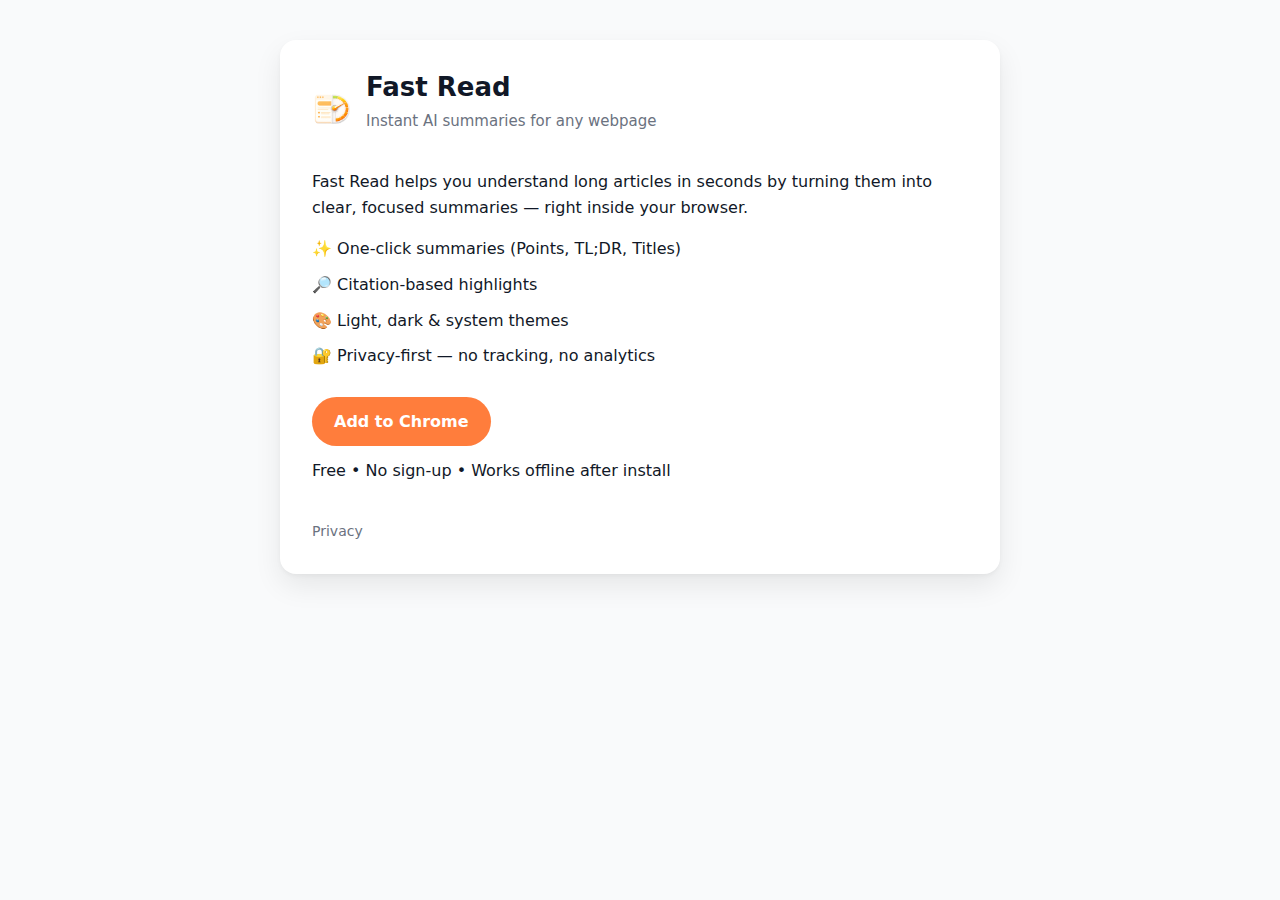
<file: index.html>
<!doctype html>
<html lang="en">
  <head>
    <meta charset="utf-8" />
    <title>Fast Read – Instant AI summaries for any webpage</title>
    <meta name="viewport" content="width=device-width, initial-scale=1" />

    <!-- Favicon -->
    <link rel="icon" type="image/png" href="./assets/logo/logo.png" />
    <link rel="apple-touch-icon" href="./assets/logo/logo.png" />

    <!-- Styles -->
    <link rel="stylesheet" href="./styles/index.css" />
  </head>

  <body>
    <main class="container">
      <div class="card hero">
        <header class="header">
          <div class="brand">
            <img
              src="./assets/logo/logo.png"
              alt="Fast Read logo"
              class="logo"
            />
            <div class="brand-text">
              <h1>Fast Read</h1>
              <p class="subtitle">Instant AI summaries for any webpage</p>
            </div>
          </div>
        </header>

        <section class="content">
          <p class="lead">
            Fast Read helps you understand long articles in seconds by turning
            them into clear, focused summaries — right inside your browser.
          </p>

          <ul class="features">
            <li>✨ One-click summaries (Points, TL;DR, Titles)</li>
            <li>🔎 Citation-based highlights</li>
            <li>🎨 Light, dark & system themes</li>
            <li>🔐 Privacy-first — no tracking, no analytics</li>
          </ul>
        </section>

        <section class="actions">
          <a
            class="cta"
            href="https://chromewebstore.google.com/detail/onmekokaijdjmchpikfkbjaiedihbddb"
            target="_blank"
            rel="noreferrer"
          >
            Add to Chrome
          </a>

          <p class="hint">Free • No sign-up • Works offline after install</p>
        </section>

        <footer class="footer-links">
          <a href="/privacy">Privacy</a>
        </footer>
      </div>
    </main>
  </body>
</html>
</file>
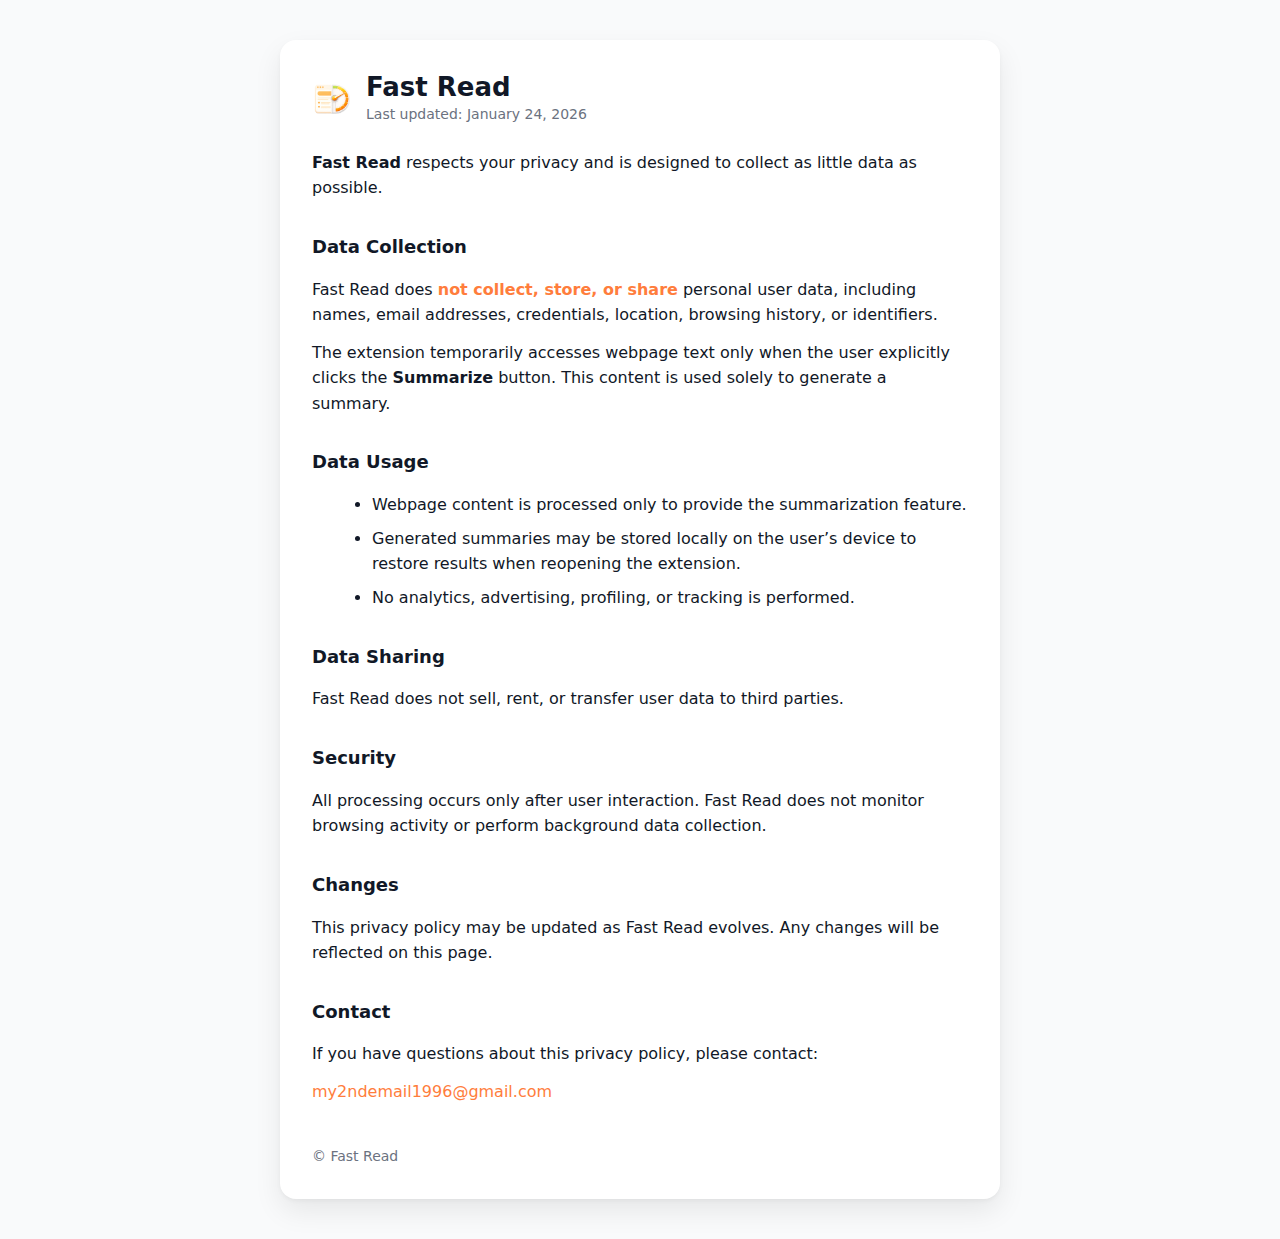
<file: privacy/index.html>
<!doctype html>
<html lang="en">
  <head>
    <meta charset="utf-8" />
    <title>Privacy Policy – Fast Read</title>
    <meta name="viewport" content="width=device-width, initial-scale=1" />
    <link rel="stylesheet" href="../styles/index.css" />
  </head>

  <body>
    <main class="container">
      <div class="card">
        <header class="header">
          <div class="brand">
            <img
              src="../assets/logo/logo.png"
              alt="Fast Read logo"
              class="logo"
            />
            <div class="brand-text">
              <h1>Fast Read</h1>
              <div class="updated">Last updated: January 24, 2026</div>
            </div>
          </div>
        </header>

        <p>
          <strong>Fast Read</strong> respects your privacy and is designed to
          collect as little data as possible.
        </p>

        <h2>Data Collection</h2>
        <p>
          Fast Read does
          <span class="highlight">not collect, store, or share</span>
          personal user data, including names, email addresses, credentials,
          location, browsing history, or identifiers.
        </p>

        <p>
          The extension temporarily accesses webpage text only when the user
          explicitly clicks the <strong>Summarize</strong> button. This content
          is used solely to generate a summary.
        </p>

        <h2>Data Usage</h2>
        <ul>
          <li>
            Webpage content is processed only to provide the summarization
            feature.
          </li>
          <li>
            Generated summaries may be stored locally on the user’s device to
            restore results when reopening the extension.
          </li>
          <li>
            No analytics, advertising, profiling, or tracking is performed.
          </li>
        </ul>

        <h2>Data Sharing</h2>
        <p>
          Fast Read does not sell, rent, or transfer user data to third parties.
        </p>

        <h2>Security</h2>
        <p>
          All processing occurs only after user interaction. Fast Read does not
          monitor browsing activity or perform background data collection.
        </p>

        <h2>Changes</h2>
        <p>
          This privacy policy may be updated as Fast Read evolves. Any changes
          will be reflected on this page.
        </p>

        <h2>Contact</h2>
        <p>If you have questions about this privacy policy, please contact:</p>
        <p>
          <a href="mailto:my2ndemail1996@gmail.com">
            my2ndemail1996@gmail.com
          </a>
        </p>

        <footer>© Fast Read</footer>
      </div>
    </main>
  </body>
</html>
</file>
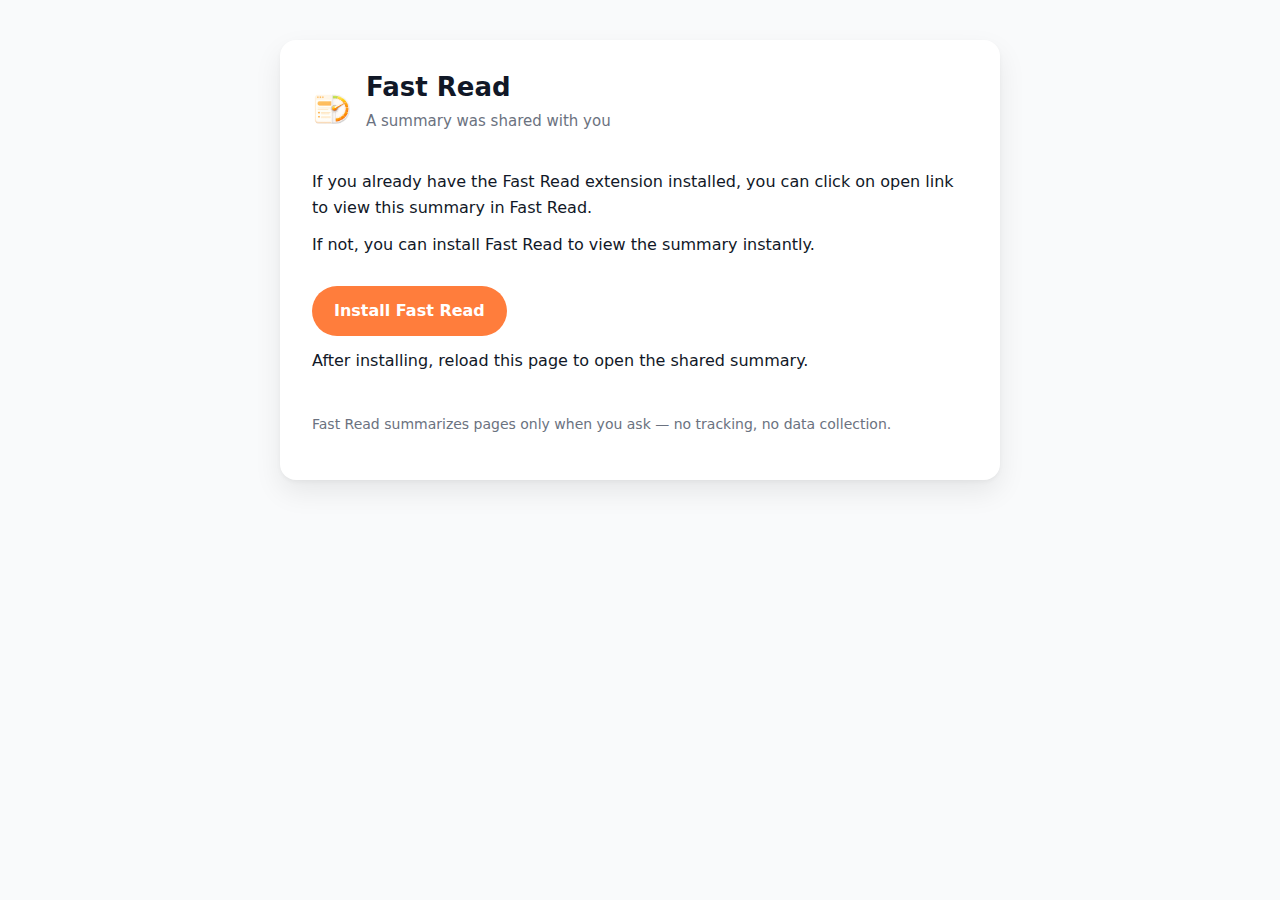
<file: share/index.html>
<!doctype html>
<html lang="en">
  <head>
    <meta charset="utf-8" />
    <title>Fast Read – Shared Summary</title>
    <meta name="viewport" content="width=device-width, initial-scale=1" />
    <link rel="icon" type="image/png" href="../assets/logo/logo.png" />
    <!-- Shared styles -->
    <link rel="stylesheet" href="../styles/index.css" />
  </head>

  <body>
    <main class="container">
      <div class="card">
        <header class="header">
          <div class="brand">
            <img
              src="../assets//logo/logo.png"
              alt="Fast Read logo"
              class="logo"
            />
            <div class="brand-text">
              <h1>Fast Read</h1>
              <p class="subtitle">A summary was shared with you</p>
            </div>
          </div>
        </header>

        <section class="content">
          <p id="fastread-installed-hint">
            If you already have the Fast Read extension installed, you can click
            on open link to view this summary in Fast Read.
          </p>

          <p id="fastread-share-hint">
            If not, you can install Fast Read to view the summary instantly.
          </p>
        </section>

        <section class="actions">
          <a
            id="fastread-install-cta"
            class="highlight cta"
            href="https://chromewebstore.google.com/detail/onmekokaijdjmchpikfkbjaiedihbddb"
            target="_blank"
            rel="noreferrer"
          >
            Install Fast Read
          </a>
        </section>

        <p id="fastread-reload-hint" class="hint">
          After installing, reload this page to open the shared summary.
        </p>

        <footer>
          <p>
            Fast Read summarizes pages only when you ask — no tracking, no data
            collection.
          </p>
        </footer>
      </div>
    </main>
  </body>
</html>
</file>
<file: styles/index.css>
:root {
  --bg: #f9fafb;
  --card-bg: #ffffff;
  --text-primary: #111827;
  --text-secondary: #6b7280;
  --border: rgba(0, 0, 0, 0.08);
  --accent: #ff7d3c;
}

* {
  box-sizing: border-box;
}

body {
  margin: 0;
  padding: 40px 16px;
  background: var(--bg);
  color: var(--text-primary);
  font-family:
    system-ui,
    -apple-system,
    BlinkMacSystemFont,
    "Inter",
    sans-serif;
  line-height: 1.6;
}

.container {
  max-width: 720px;
  margin: 0 auto;
}

.card {
  background: var(--card-bg);
  border-radius: 16px;
  padding: 32px;
  box-shadow:
    0 2px 4px rgba(0, 0, 0, 0.04),
    0 12px 28px rgba(0, 0, 0, 0.08);
}

/* ----------------------------------------
   Brand header
---------------------------------------- */

.header {
  margin-bottom: 24px;
}

.brand {
  display: flex;
  align-items: center;
  gap: 14px;
}

.logo {
  width: 40px;
  height: 40px;
  object-fit: contain;
  flex-shrink: 0;
}

.brand-text h1 {
  margin: 0;
  font-size: 26px;
  line-height: 1.2;
}

.subtitle {
  margin-top: 6px;
  font-size: 15px;
  color: var(--text-secondary);
}

h1 {
  font-size: 28px;
  margin: 0 0 8px;
}

.updated {
  font-size: 14px;
  color: var(--text-secondary);
}

h2 {
  margin-top: 32px;
  font-size: 18px;
}

p {
  margin: 12px 0;
}

ul {
  margin: 12px 0 12px 20px;
}

li {
  margin-bottom: 8px;
}

.highlight {
  color: var(--accent);
  font-weight: 600;
}

footer {
  margin-top: 40px;
  font-size: 14px;
  color: var(--text-secondary);
}

a {
  color: var(--accent);
  text-decoration: none;
  font-weight: 500;
}

a:hover {
  text-decoration: underline;
}

/* ----------------------------------------
   Landing page additions
---------------------------------------- */

.hero {
  text-align: left;
}

.lead {
  font-size: 16px;
  margin-bottom: 16px;
}

.features {
  list-style: none;
  padding: 0;
  margin: 16px 0 0;
}

.features li {
  margin-bottom: 10px;
  padding-left: 0;
}

.actions {
  margin-top: 28px;
}

.cta {
  display: inline-block;
  padding: 12px 22px;
  background: var(--accent);
  color: #ffffff;
  text-decoration: none;
  border-radius: 999px;
  font-weight: 600;
}

.cta:hover {
  opacity: 0.95;
}

.footer-links {
  margin-top: 36px;
  font-size: 14px;
  color: var(--text-secondary);
}

.footer-links a {
  color: var(--text-secondary);
  text-decoration: none;
}

.footer-links a:hover {
  text-decoration: underline;
}

.footer-links span {
  margin: 0 8px;
}

/* ----------------------------------------
   Dark mode (system preference)
---------------------------------------- */
@media (prefers-color-scheme: dark) {
  :root {
    --bg: #0f1115;
    --card-bg: #161a22;
    --text-primary: #e5e7eb;
    --text-secondary: #9ca3af;
    --border: rgba(255, 255, 255, 0.08);
    --accent: #ff7d3c;
  }

  body {
    background: var(--bg);
    color: var(--text-primary);
  }

  .card {
    box-shadow:
      0 4px 12px rgba(0, 0, 0, 0.4),
      0 20px 40px rgba(0, 0, 0, 0.5);
  }
}
</file>
